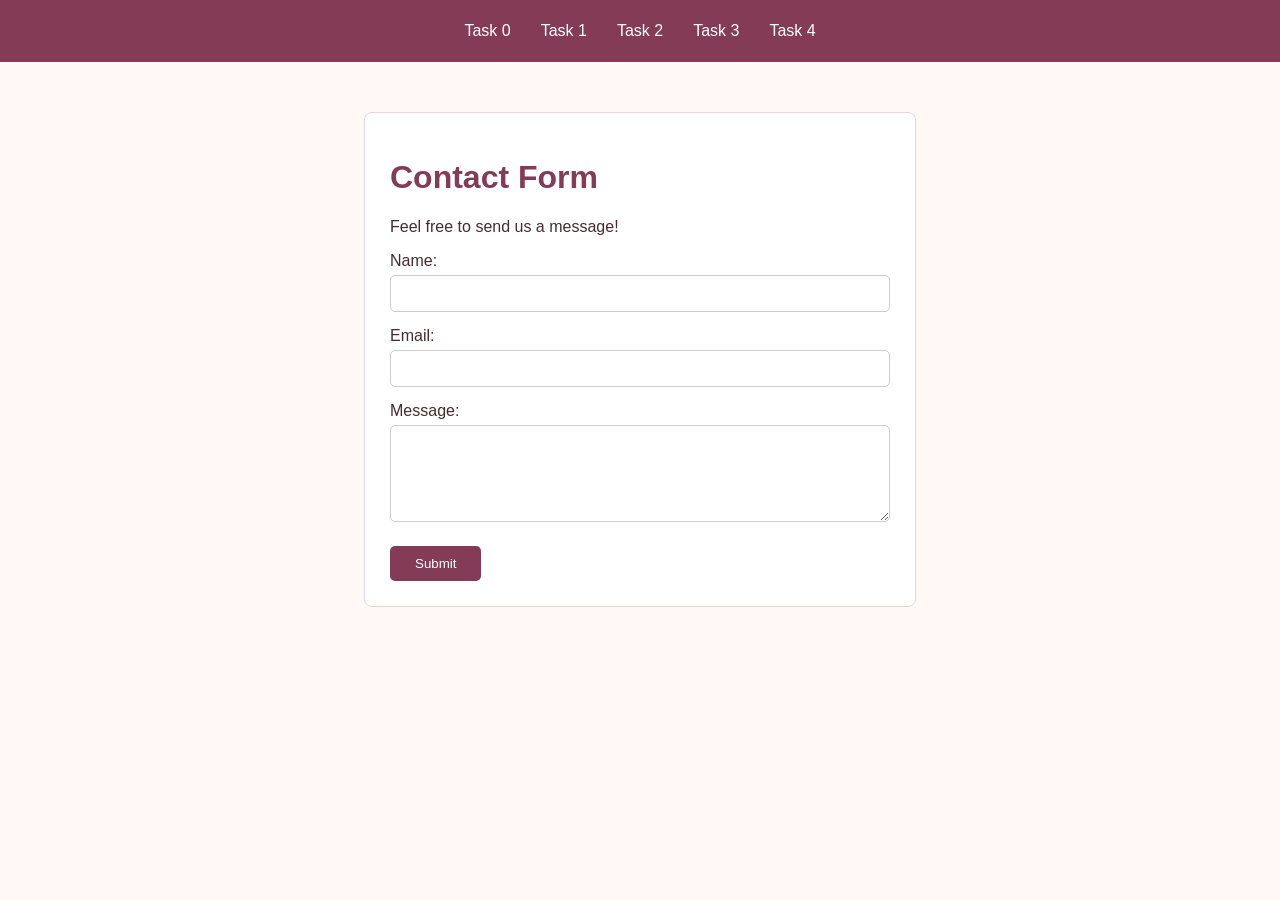
<file: index.html>
<!DOCTYPE html>
<html lang="en">
<head>
    <meta charset="UTF-8">
    <meta name="viewport" content="width=device-width, initial-scale=1.0">
    <title>Simple Contact Form</title>
    <link rel="stylesheet" href="style.css">
</head>
<body>

    <nav>
        <a href="index.html">Task 0</a>
        <a href="validation.html">Task 1</a>
        <a href="bootstrap.html">Task 2</a>
        <a href="feedback.html">Task 3</a>
        <a href="registration.html">Task 4</a>
    </nav>

    <div class="simple-form">
        <h1>Contact Form</h1>
        <p>Feel free to send us a message!</p>

        <form id="contactForm">
            <label for="name">Name:</label>
            <input type="text" id="name" name="name">

            <label for="email">Email:</label>
            <input type="email" id="email" name="email">

            <label for="message">Message:</label>
            <textarea id="message" name="message" rows="5"></textarea>

            <button type="submit">Submit</button>
        </form>
    </div>
</body>
</html>
</file>
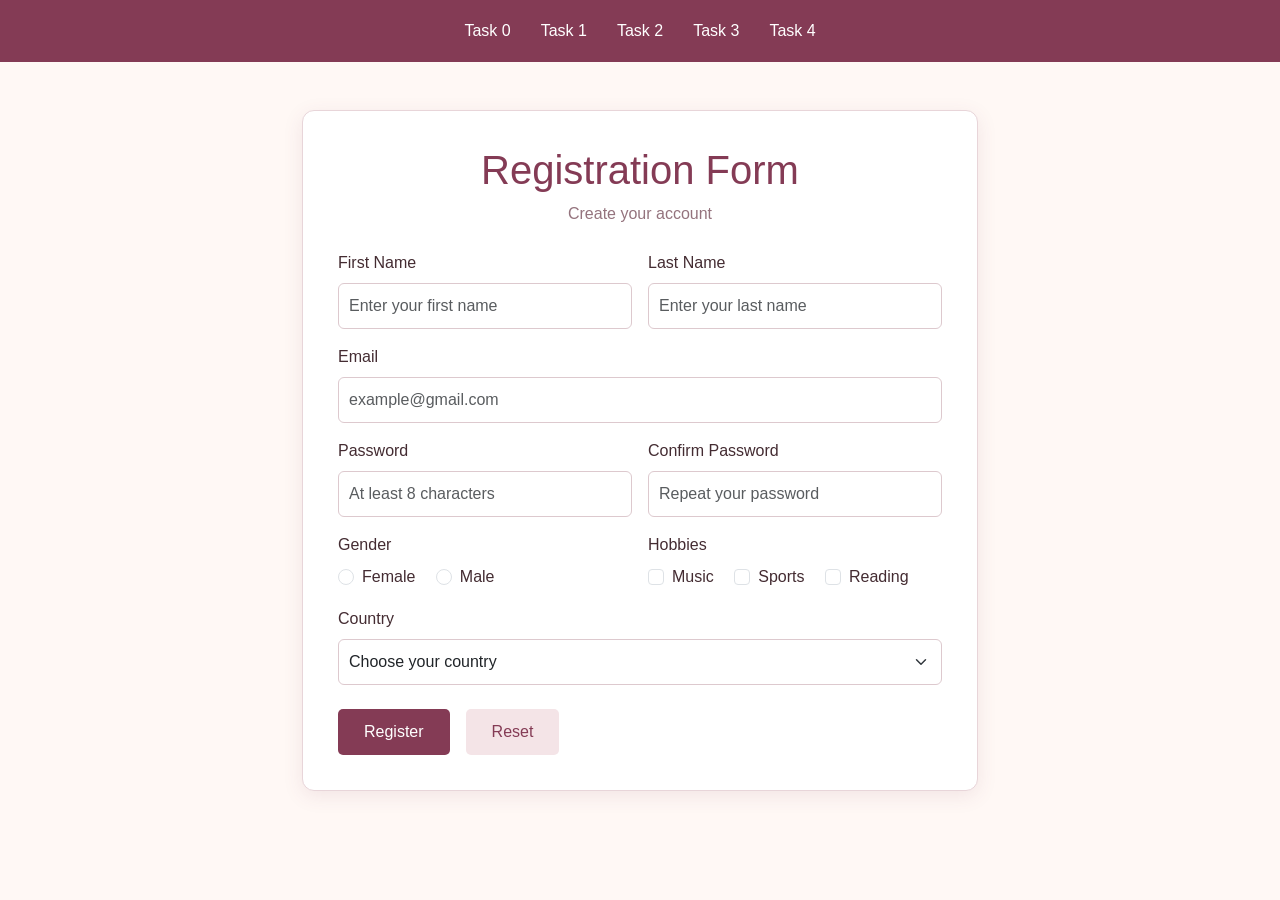
<file: registration.html>
<!DOCTYPE html>
<html lang="en">
<head>
    <meta charset="UTF-8">
    <meta name="viewport" content="width=device-width, initial-scale=1.0">
    <title>Registration Form</title>
    <link href="https://cdn.jsdelivr.net/npm/bootstrap@5.3.3/dist/css/bootstrap.min.css" rel="stylesheet">
    <link rel="stylesheet" href="style.css">
</head>
<body>

    <nav>
        <a href="index.html">Task 0</a>
        <a href="validation.html">Task 1</a>
        <a href="bootstrap.html">Task 2</a>
        <a href="feedback.html">Task 3</a>
        <a href="registration.html">Task 4</a>
    </nav>

    <div class="container my-5">
        <div class="registration-card">
            <h1 class="text-center">Registration Form</h1>
            <p class="text-center subtitle">Create your account</p>

            <form id="registrationForm" class="row g-3" novalidate>
                <div class="col-md-6">
                    <label for="firstName" class="form-label">First Name</label>
                    <input type="text" class="form-control" id="firstName" placeholder="Enter your first name" required>
                    <div class="valid-feedback">Looks good!</div>
                    <div class="invalid-feedback">First name is required.</div>
                </div>

                <div class="col-md-6">
                    <label for="lastName" class="form-label">Last Name</label>
                    <input type="text" class="form-control" id="lastName" placeholder="Enter your last name" required>
                    <div class="valid-feedback">Looks good!</div>
                    <div class="invalid-feedback">Last name is required.</div>
                </div>

                <div class="col-12">
                    <label for="email" class="form-label">Email</label>
                    <input type="email" class="form-control" id="email" placeholder="example@gmail.com" required>
                    <div class="valid-feedback">Looks good!</div>
                    <div class="invalid-feedback">Please enter a valid email.</div>
                </div>

                <div class="col-md-6">
                    <label for="password" class="form-label">Password</label>
                    <input type="password" class="form-control" id="password" placeholder="At least 8 characters" minlength="8" required>
                    <div class="valid-feedback">Looks good!</div>
                    <div class="invalid-feedback">Password must contain at least 8 characters.</div>
                </div>

                <div class="col-md-6">
                    <label for="confirmPassword" class="form-label">Confirm Password</label>
                    <input type="password" class="form-control" id="confirmPassword" placeholder="Repeat your password" minlength="8" required>
                    <div class="valid-feedback">Passwords match!</div>
                    <div class="invalid-feedback">Passwords must match.</div>
                </div>

                <div class="col-md-6">
                    <label class="form-label d-block">Gender</label>

                    <div class="form-check form-check-inline">
                        <input class="form-check-input" type="radio" name="gender" id="female" value="female" required>
                        <label class="form-check-label" for="female">Female</label>
                    </div>

                    <div class="form-check form-check-inline">
                        <input class="form-check-input" type="radio" name="gender" id="male" value="male">
                        <label class="form-check-label" for="male">Male</label>
                    </div>

                    <div id="genderFeedback" class="invalid-feedback">Please select your gender.</div>
                </div>

                <div class="col-md-6">
                    <label class="form-label d-block">Hobbies</label>

                    <div class="form-check form-check-inline">
                        <input class="form-check-input" type="checkbox" id="music" value="music">
                        <label class="form-check-label" for="music">Music</label>
                    </div>

                    <div class="form-check form-check-inline">
                        <input class="form-check-input" type="checkbox" id="sports" value="sports">
                        <label class="form-check-label" for="sports">Sports</label>
                    </div>

                    <div class="form-check form-check-inline">
                        <input class="form-check-input" type="checkbox" id="reading" value="reading">
                        <label class="form-check-label" for="reading">Reading</label>
                    </div>
                </div>

                <div class="col-12">
                    <label for="country" class="form-label">Country</label>
                    <select class="form-select" id="country" required>
                        <option value="">Choose your country</option>
                        <option value="Kazakhstan">Kazakhstan</option>
                        <option value="Uzbekistan">Uzbekistan</option>
                        <option value="Kyrgyzstan">Kyrgyzstan</option>
                        <option value="Turkey">Turkey</option>
                        <option value="Other">Other</option>
                    </select>
                    <div class="valid-feedback">Looks good!</div>
                    <div class="invalid-feedback">Please select a country.</div>
                </div>

                <div class="col-12 d-flex gap-3 mt-4">
                    <button type="submit" class="btn submit-btn">Register</button>
                    <button type="reset" class="btn reset-btn">Reset</button>
                </div>
            </form>
        </div>
    </div>

    <script src="registration.js"></script>
</body>
</html>
</file>
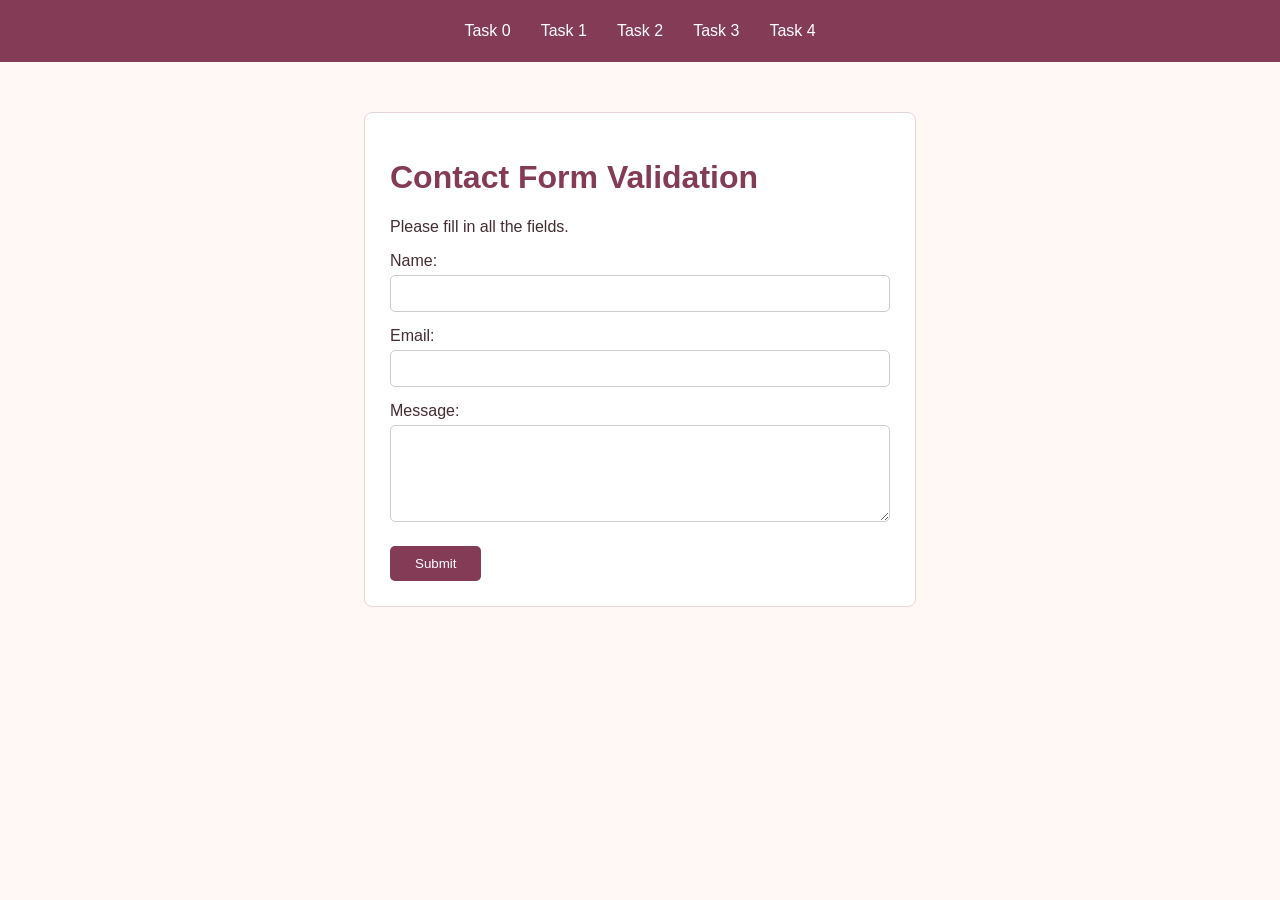
<file: validation.html>
<!DOCTYPE html>
<html lang="en">
<head>
    <meta charset="UTF-8">
    <meta name="viewport" content="width=device-width, initial-scale=1.0">
    <title>HTML5 Validation</title>
    <link rel="stylesheet" href="style.css">
</head>
<body>

    <nav>
        <a href="index.html">Task 0</a>
        <a href="validation.html">Task 1</a>
        <a href="bootstrap.html">Task 2</a>
        <a href="feedback.html">Task 3</a>
        <a href="registration.html">Task 4</a>
    </nav>

    <div class="simple-form">
        <h1>Contact Form Validation</h1>
        <p>Please fill in all the fields.</p>

        <form>
            <label for="name">Name:</label>
            <input type="text" id="name" name="name" maxlength="50" required>

            <label for="email">Email:</label>
            <input type="email" id="email" name="email" maxlength="100" required>

            <label for="message">Message:</label>
            <textarea id="message" name="message" rows="5" maxlength="500" required></textarea>

            <button type="submit">Submit</button>
        </form>
    </div>

</body>
</html>
</file>
<file: style.css>
body {
    font-family: Arial, sans-serif;
    margin: 0;
    background-color: #fff8f5;
    color: #442c32;
}

nav {
    background-color: #843b55;
    height: 62px;
    display: flex;
    justify-content: center;
    align-items: center;
    padding: 0;
}

nav a {
    color: white;
    text-decoration: none;
    margin: 0 15px;
    transition: 0.3s;
}

nav a:hover {
    color: antiquewhite;
}

h1 {
    color: #843b55;
}

.container {
    max-width: 700px;
}

.simple-form {
    max-width: 500px;
    margin: 50px auto;
    padding: 25px;
    background-color: white;
    border: 1px solid #e8d5d9;
    border-radius: 8px;
}

.simple-form label {
    display: block;
    margin-top: 15px;
    margin-bottom: 5px;
}

.simple-form input,
.simple-form textarea {
    width: 100%;
    padding: 10px;
    border: 1px solid #ccc;
    border-radius: 5px;
    box-sizing: border-box;
}

textarea {
    resize: vertical;
}

.simple-form button {
    margin-top: 20px;
    padding: 10px 25px;
    background-color: #843b55;
    color: white;
    border: none;
    border-radius: 5px;
    cursor: pointer;
}

.simple-form button:hover {
    background-color: #64283d;
}

.bootstrap-form {
    background-color: white;
    padding: 25px;
    border: 1px solid #e8d5d9;
    border-radius: 8px;
}

.form-control:focus {
    border-color: #843b55;
    box-shadow: none;
}

.submit-btn {
    background-color: #843b55;
    color: white;
    padding: 10px 25px;
    border-radius: 5px;
}

.submit-btn:hover {
    background-color: #64283d;
    color: white;
}

.registration-card {
    max-width: 750px;
    margin: auto;
    padding: 35px;
    background-color: white;
    border: 1px solid #e8d5d9;
    border-radius: 12px;
    box-shadow: 0 5px 20px rgba(132, 59, 85, 0.1);
}

.subtitle {
    color: #94737d;
    margin-bottom: 25px;
}

.registration-card .form-label {
    color: #442c32;
    font-weight: 500;
}

.registration-card .form-control,
.registration-card .form-select {
    padding: 10px;
    border: 1px solid #ddc9ce;
    border-radius: 6px;
}

.registration-card .form-control:focus,
.registration-card .form-select:focus {
    border-color: #843b55;
    box-shadow: none;
}

.form-check-input:checked {
    background-color: #843b55;
    border-color: #843b55;
}

.form-check-input:focus {
    box-shadow: none;
}

.reset-btn {
    background-color: #f4e4e7;
    color: #843b55;
    padding: 10px 25px;
    border-radius: 5px;
}

.reset-btn:hover {
    background-color: #e8cdd5;
    color: #64283d;
}

@media (max-width: 576px) {
    .registration-card {
        padding: 20px;
    }

    nav a {
        margin: 0 6px;
        font-size: 13px;
    }
}
</file>
